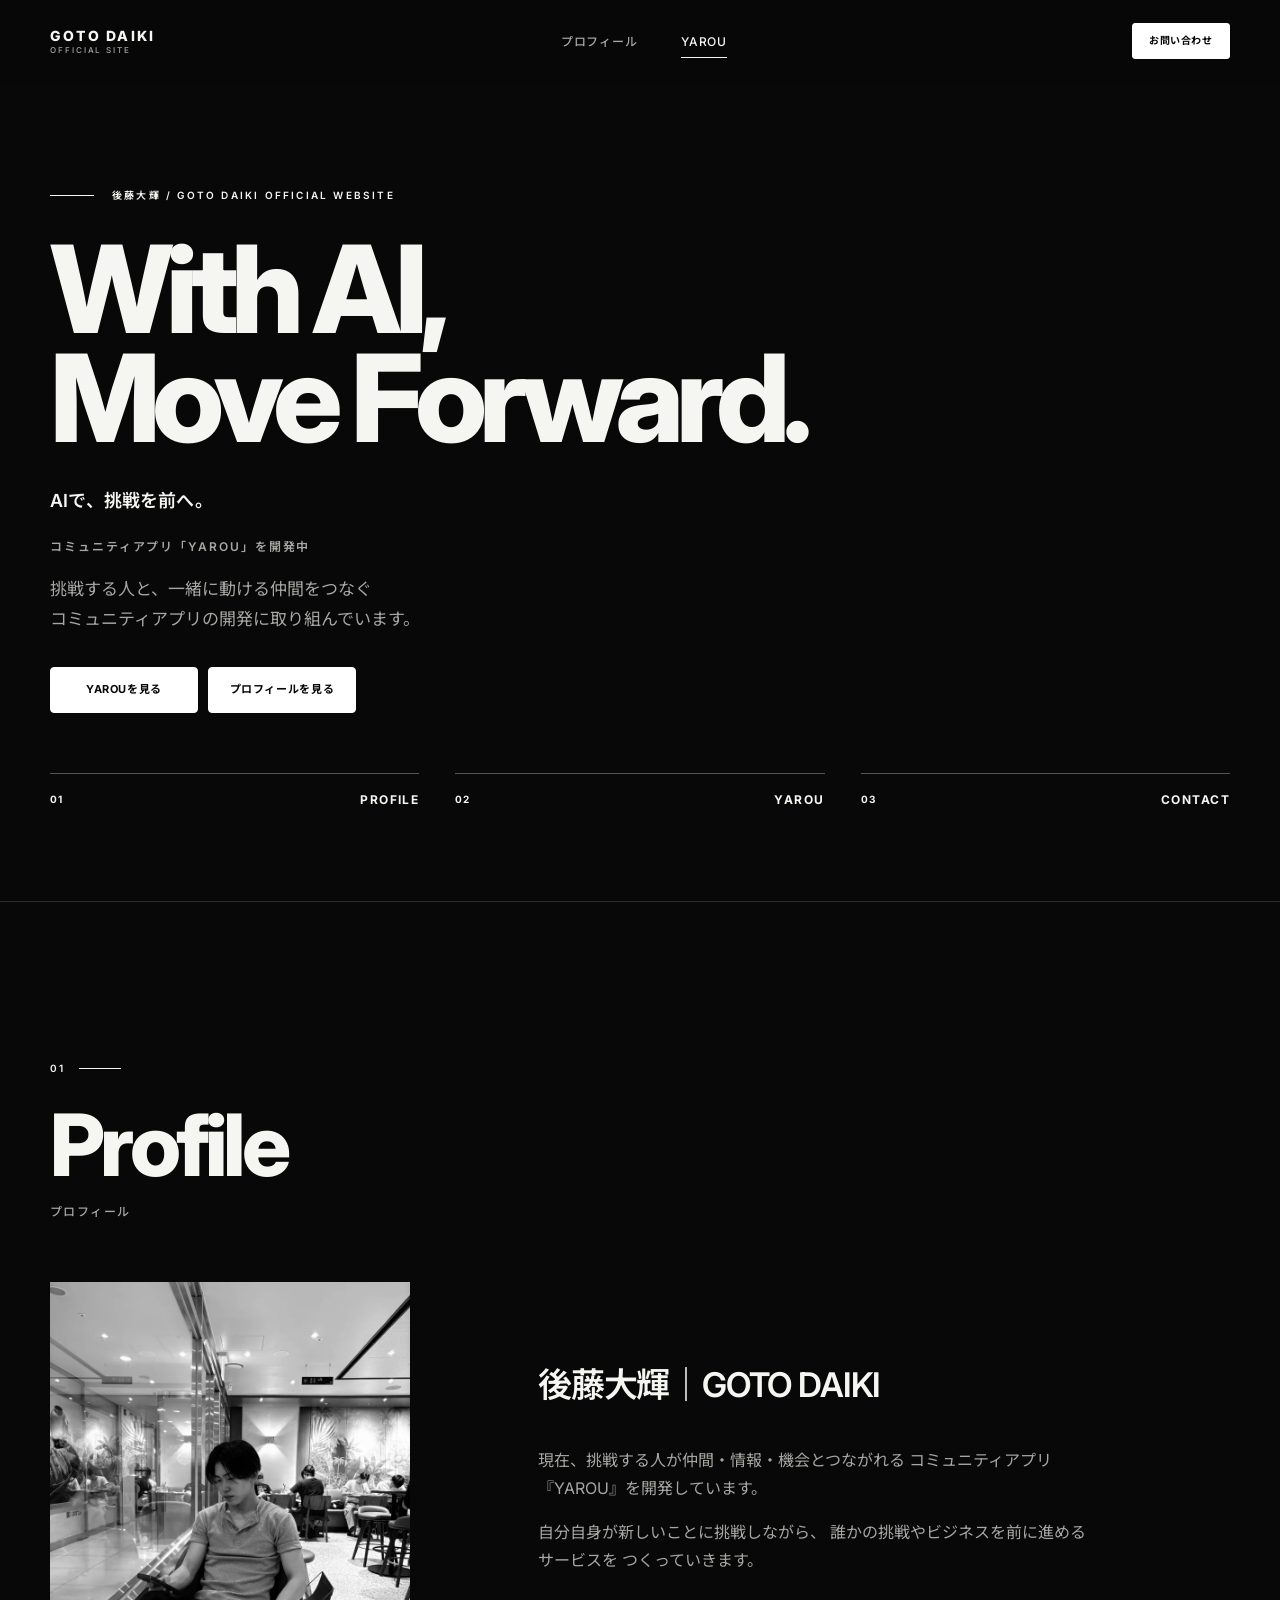
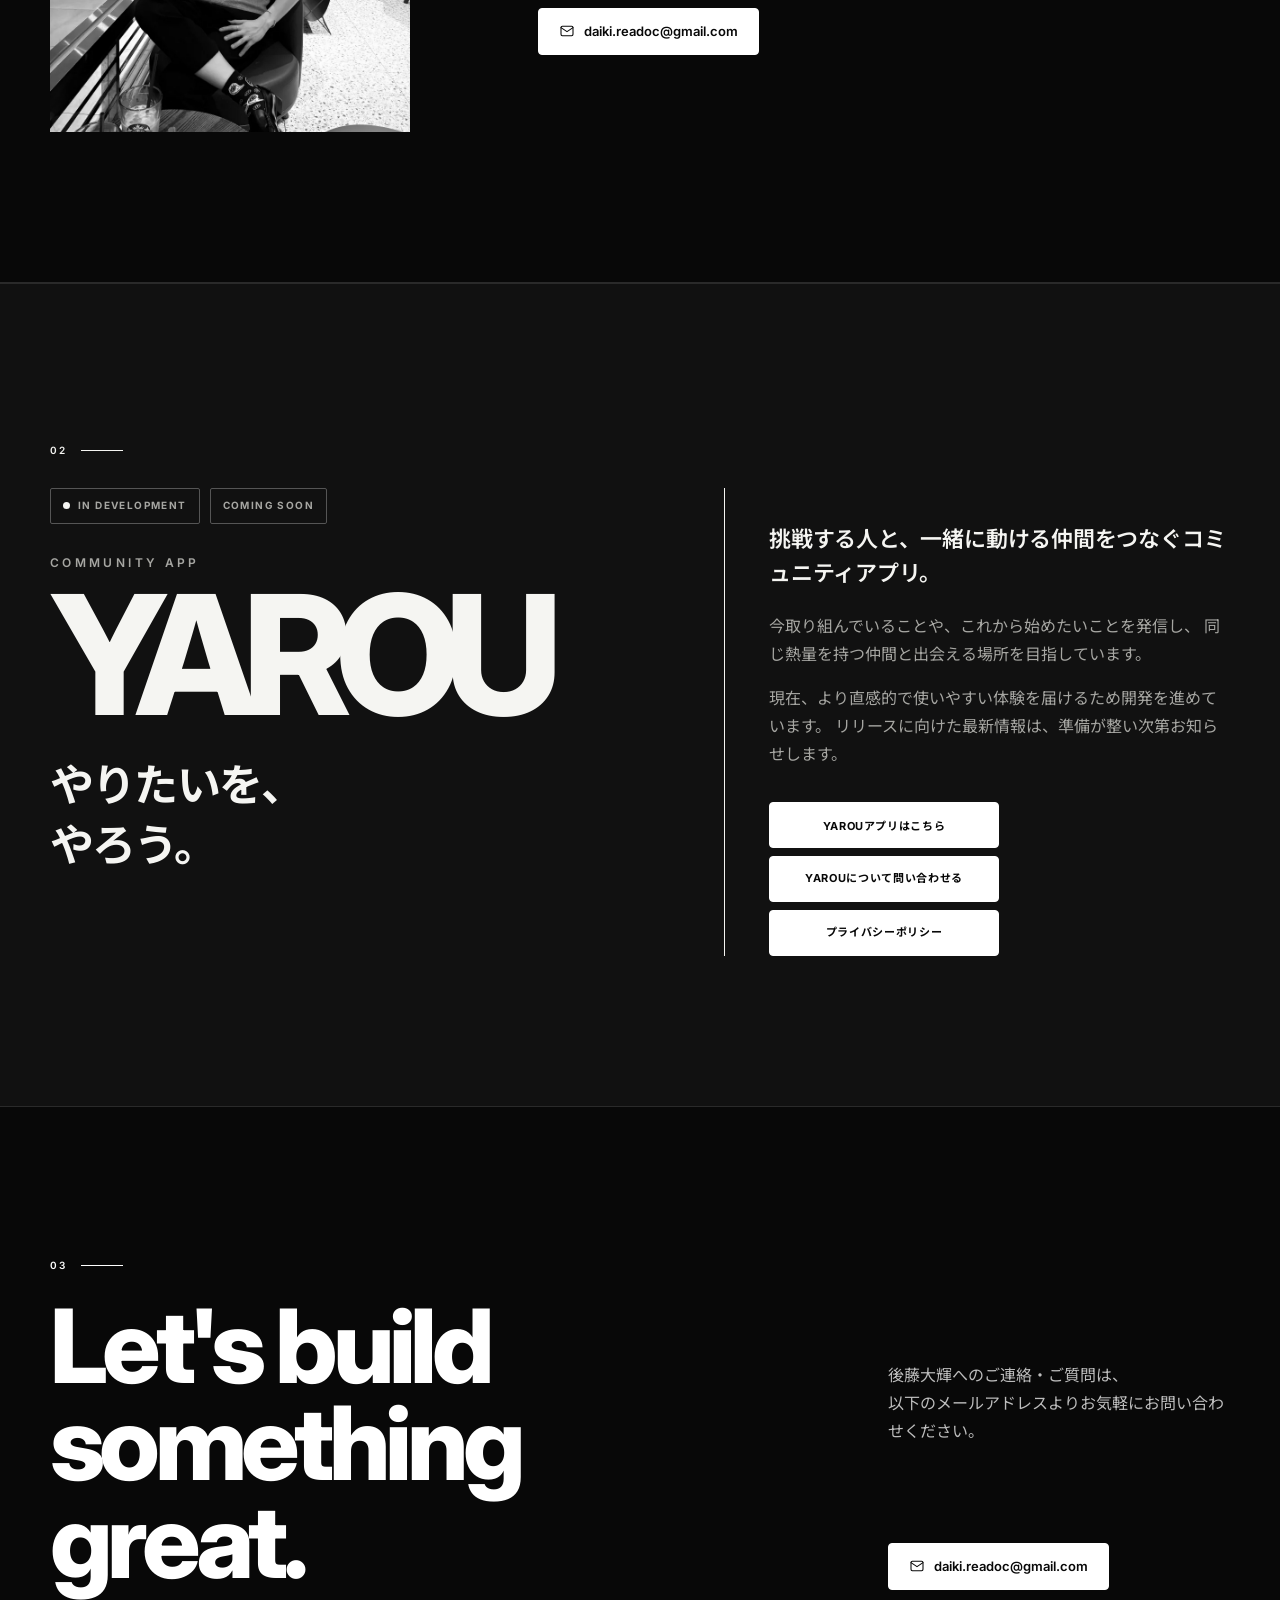
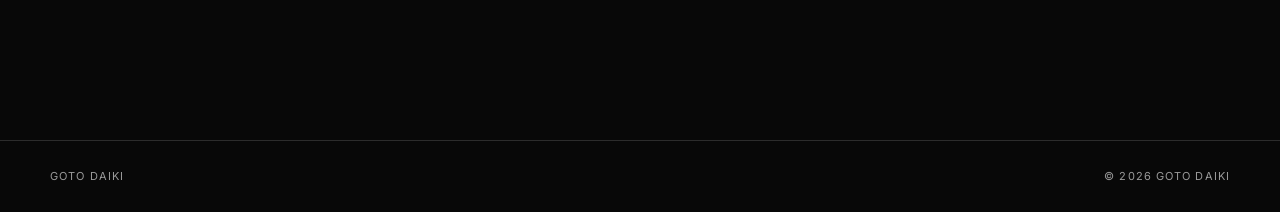
<file: index.html>
<!DOCTYPE html>
<html lang="ja">
<head>
  <!-- Google tag (gtag.js) -->
  <script async src="https://www.googletagmanager.com/gtag/js?id=G-G6S5EXK9KP"></script>
  <script>
    window.dataLayer = window.dataLayer || [];
    function gtag(){dataLayer.push(arguments);}
    gtag('js', new Date());

    gtag('config', 'G-G6S5EXK9KP');
  </script>
  <meta charset="UTF-8" />
  <meta name="viewport" content="width=device-width, initial-scale=1.0" />
  <title>後藤大輝 | GOTO DAIKI 公式サイト</title>
  <meta name="description" content="後藤大輝の公式サイト。コミュニティアプリ「YAROU」の開発など、後藤大輝のプロフィールと現在の活動をご紹介します。" />
  <link rel="canonical" href="https://gotodaiki.com/" />

  <meta property="og:title" content="後藤大輝 | GOTO DAIKI 公式サイト" />
  <meta property="og:description" content="後藤大輝の公式サイト。コミュニティアプリ「YAROU」の開発など、現在の活動をご紹介します。" />
  <meta property="og:url" content="https://gotodaiki.com/" />
  <meta property="og:type" content="website" />
  <meta property="og:site_name" content="後藤大輝 | GOTO DAIKI 公式サイト" />
  <meta property="og:locale" content="ja_JP" />
  <meta property="og:image" content="https://gotodaiki.com/goto-daiki-profile.webp" />
  <meta property="og:image:width" content="800" />
  <meta property="og:image:height" content="1067" />
  <meta property="og:image:alt" content="後藤大輝のプロフィール写真" />

  <meta name="twitter:card" content="summary_large_image" />
  <meta name="twitter:title" content="後藤大輝 | GOTO DAIKI 公式サイト" />
  <meta name="twitter:description" content="後藤大輝の公式サイト。コミュニティアプリ「YAROU」の開発など、現在の活動をご紹介します。" />
  <meta name="twitter:image" content="https://gotodaiki.com/goto-daiki-profile.webp" />
  <meta name="twitter:image:alt" content="後藤大輝のプロフィール写真" />

  <script type="application/ld+json">
  {
    "@context": "https://schema.org",
    "@graph": [
      {
        "@type": "Person",
        "@id": "https://gotodaiki.com/#person",
        "name": "後藤大輝",
        "url": "https://gotodaiki.com/",
        "image": "https://gotodaiki.com/goto-daiki-profile.webp",
        "description": "挑戦する人をつなぐコミュニティアプリ「YAROU」の開発に取り組んでいます。"
      },
      {
        "@type": "WebSite",
        "@id": "https://gotodaiki.com/#website",
        "url": "https://gotodaiki.com/",
        "name": "後藤大輝 | GOTO DAIKI 公式サイト",
        "inLanguage": "ja-JP",
        "about": {
          "@id": "https://gotodaiki.com/#person"
        }
      }
    ]
  }
  </script>
  <link rel="preconnect" href="https://fonts.googleapis.com">
  <link rel="preconnect" href="https://fonts.gstatic.com" crossorigin>
  <link href="https://fonts.googleapis.com/css2?family=Inter:wght@400;500;600;700;800&family=Noto+Sans+JP:wght@300;400;500;600;700;800&display=swap" rel="stylesheet">
  <link rel="stylesheet" href="style.css" />
</head>
<body>
  <div class="grain" aria-hidden="true"></div>

  <header class="site-header" id="siteHeader">
    <div class="container header-inner">
      <a href="#top" class="logo">
        <span class="logo-main">GOTO DAIKI</span>
        <span class="logo-sub">OFFICIAL SITE</span>
      </a>

      <nav class="nav">
        <a href="#profile" data-nav="profile">プロフィール</a>
        <a href="#apps" data-nav="apps">YAROU</a>
      </nav>

      <div class="header-actions">
        <a href="#contact" class="button primary small btn-reveal">お問い合わせ</a>
        <button class="menu-button" aria-label="メニューを開く" aria-expanded="false" aria-controls="mobileNav">
          <span></span><span></span>
        </button>
      </div>
    </div>
  </header>

  <div class="mobile-nav" id="mobileNav">
    <nav>
      <a href="#profile">
        <span class="mobile-nav-index">01</span>
        <span class="mobile-nav-label">PROFILE</span>
      </a>
      <a href="#apps">
        <span class="mobile-nav-index">02</span>
        <span class="mobile-nav-label">YAROU</span>
      </a>
      <a href="#contact" class="mobile-nav-cta">
        <span class="mobile-nav-index">03</span>
        <span class="mobile-nav-label">CONTACT</span>
      </a>
    </nav>
  </div>

  <main>
    <section id="top" class="hero">
      <div class="hero-bg" aria-hidden="true">
        <span class="blob blob-a"></span>
        <span class="blob blob-b"></span>
      </div>

      <div class="container hero-inner">
        <h1 class="reveal">
          <span class="hero-name">後藤大輝 / GOTO DAIKI OFFICIAL WEBSITE</span>
          With AI,<br>
          Move Forward.
        </h1>
        <p class="hero-jp reveal">AIで、挑戦を前へ。</p>
        <p class="hero-tagline reveal">コミュニティアプリ「YAROU」を開発中</p>
        <p class="hero-copy reveal">
          挑戦する人と、一緒に動ける仲間をつなぐ<br class="pc">
          コミュニティアプリの開発に取り組んでいます。
        </p>
        <div class="hero-actions">
          <a href="#apps" class="button primary btn-reveal">YAROUを見る</a>
          <a href="#profile" class="button ghost btn-reveal">プロフィールを見る</a>
        </div>
      </div>

      <div class="hero-pillars container reveal">
        <div class="glass pillars-bar">
          <a href="#profile" class="pillar">
            <span class="pillar-index">01</span>
            <span class="pillar-name">PROFILE</span>
          </a>
          <a href="#apps" class="pillar">
            <span class="pillar-index">02</span>
            <span class="pillar-name">YAROU</span>
          </a>
          <a href="#contact" class="pillar">
            <span class="pillar-index">03</span>
            <span class="pillar-name">CONTACT</span>
          </a>
        </div>
      </div>
    </section>

    <section id="profile" class="section">
      <div class="container">
        <p class="section-number reveal">01</p>
        <h2 class="reveal">Profile</h2>
        <p class="section-heading-jp reveal">プロフィール</p>
        <div class="profile-grid">
          <div class="profile-photo reveal">
            <img
              class="profile-image"
              src="goto-daiki-profile.webp"
              alt="後藤大輝のプロフィール写真"
              width="800"
              height="1067"
              loading="lazy"
              decoding="async"
            />
          </div>
          <div class="profile-content reveal">
            <p class="lead">後藤大輝｜GOTO DAIKI</p>
            <p>
              現在、挑戦する人が仲間・情報・機会とつながれる
              コミュニティアプリ『YAROU』を開発しています。
            </p>
            <p>
              自分自身が新しいことに挑戦しながら、
              誰かの挑戦やビジネスを前に進めるサービスを
              つくっていきます。
            </p>

            <div class="social-links profile-social">
              <a href="mailto:daiki.readoc@gmail.com" class="btn-reveal">
                <span class="social-icon" aria-hidden="true">
                  <svg viewBox="0 0 24 24" fill="none" stroke="currentColor" stroke-width="1.6" stroke-linecap="round" stroke-linejoin="round"><rect x="3" y="5" width="18" height="14" rx="2"/><path d="M3 7l9 6 9-6"/></svg>
                </span>
                <span class="social-label">daiki.readoc@gmail.com</span>
              </a>
            </div>
          </div>
        </div>
      </div>
    </section>

    <section id="apps" class="section section-divide yarou-section">
      <div class="container">
        <p class="section-number reveal">02</p>
        <div class="yarou-grid">
          <div class="yarou-copy reveal">
            <div class="yarou-status-group">
              <div class="yarou-status"><span aria-hidden="true"></span> IN DEVELOPMENT</div>
              <div class="yarou-status">COMING SOON</div>
            </div>
            <p class="eyebrow">COMMUNITY APP</p>
            <h2>YAROU</h2>
            <p class="yarou-tagline">やりたいを、<br>やろう。</p>
          </div>
          <div class="yarou-content reveal">
            <p class="lead">挑戦する人と、一緒に動ける仲間をつなぐコミュニティアプリ。</p>
            <p>
              今取り組んでいることや、これから始めたいことを発信し、
              同じ熱量を持つ仲間と出会える場所を目指しています。
            </p>
            <p>
              現在、より直感的で使いやすい体験を届けるため開発を進めています。
              リリースに向けた最新情報は、準備が整い次第お知らせします。
            </p>
            <div class="yarou-actions">
              <!-- 正式公開時は data-yarou-app-url の値だけを公開URLへ変更してください。 -->
              <button type="button" class="button btn-reveal yarou-button yarou-app-button" data-yarou-app-url="" aria-disabled="true">
                YAROUアプリはこちら
              </button>
              <a href="#contact" class="button btn-reveal yarou-button">YAROUについて問い合わせる</a>
              <a href="/yarou/privacy" class="button btn-reveal yarou-button yarou-privacy-button">プライバシーポリシー</a>
            </div>
          </div>
        </div>
      </div>
    </section>

    <section id="contact" class="section section-divide contact-section">
      <div class="container contact-inner">
        <p class="section-number reveal">03</p>
        <h2 class="reveal">Let's build something great.</h2>
        <p class="reveal">
          後藤大輝へのご連絡・ご質問は、<br class="pc">
          以下のメールアドレスよりお気軽にお問い合わせください。
        </p>
        <div class="social-links contact-social">
          <a href="mailto:daiki.readoc@gmail.com" class="btn-reveal">
            <span class="social-icon" aria-hidden="true">
              <svg viewBox="0 0 24 24" fill="none" stroke="currentColor" stroke-width="1.6" stroke-linecap="round" stroke-linejoin="round"><rect x="3" y="5" width="18" height="14" rx="2"/><path d="M3 7l9 6 9-6"/></svg>
            </span>
            <span class="social-label">daiki.readoc@gmail.com</span>
          </a>
        </div>
      </div>
    </section>
  </main>

  <footer>
    <div class="container footer-inner">
      <span>GOTO DAIKI</span>
      <span>© 2026 GOTO DAIKI</span>
    </div>
  </footer>

  <script src="script.js"></script>
</body>
</html>
</file>
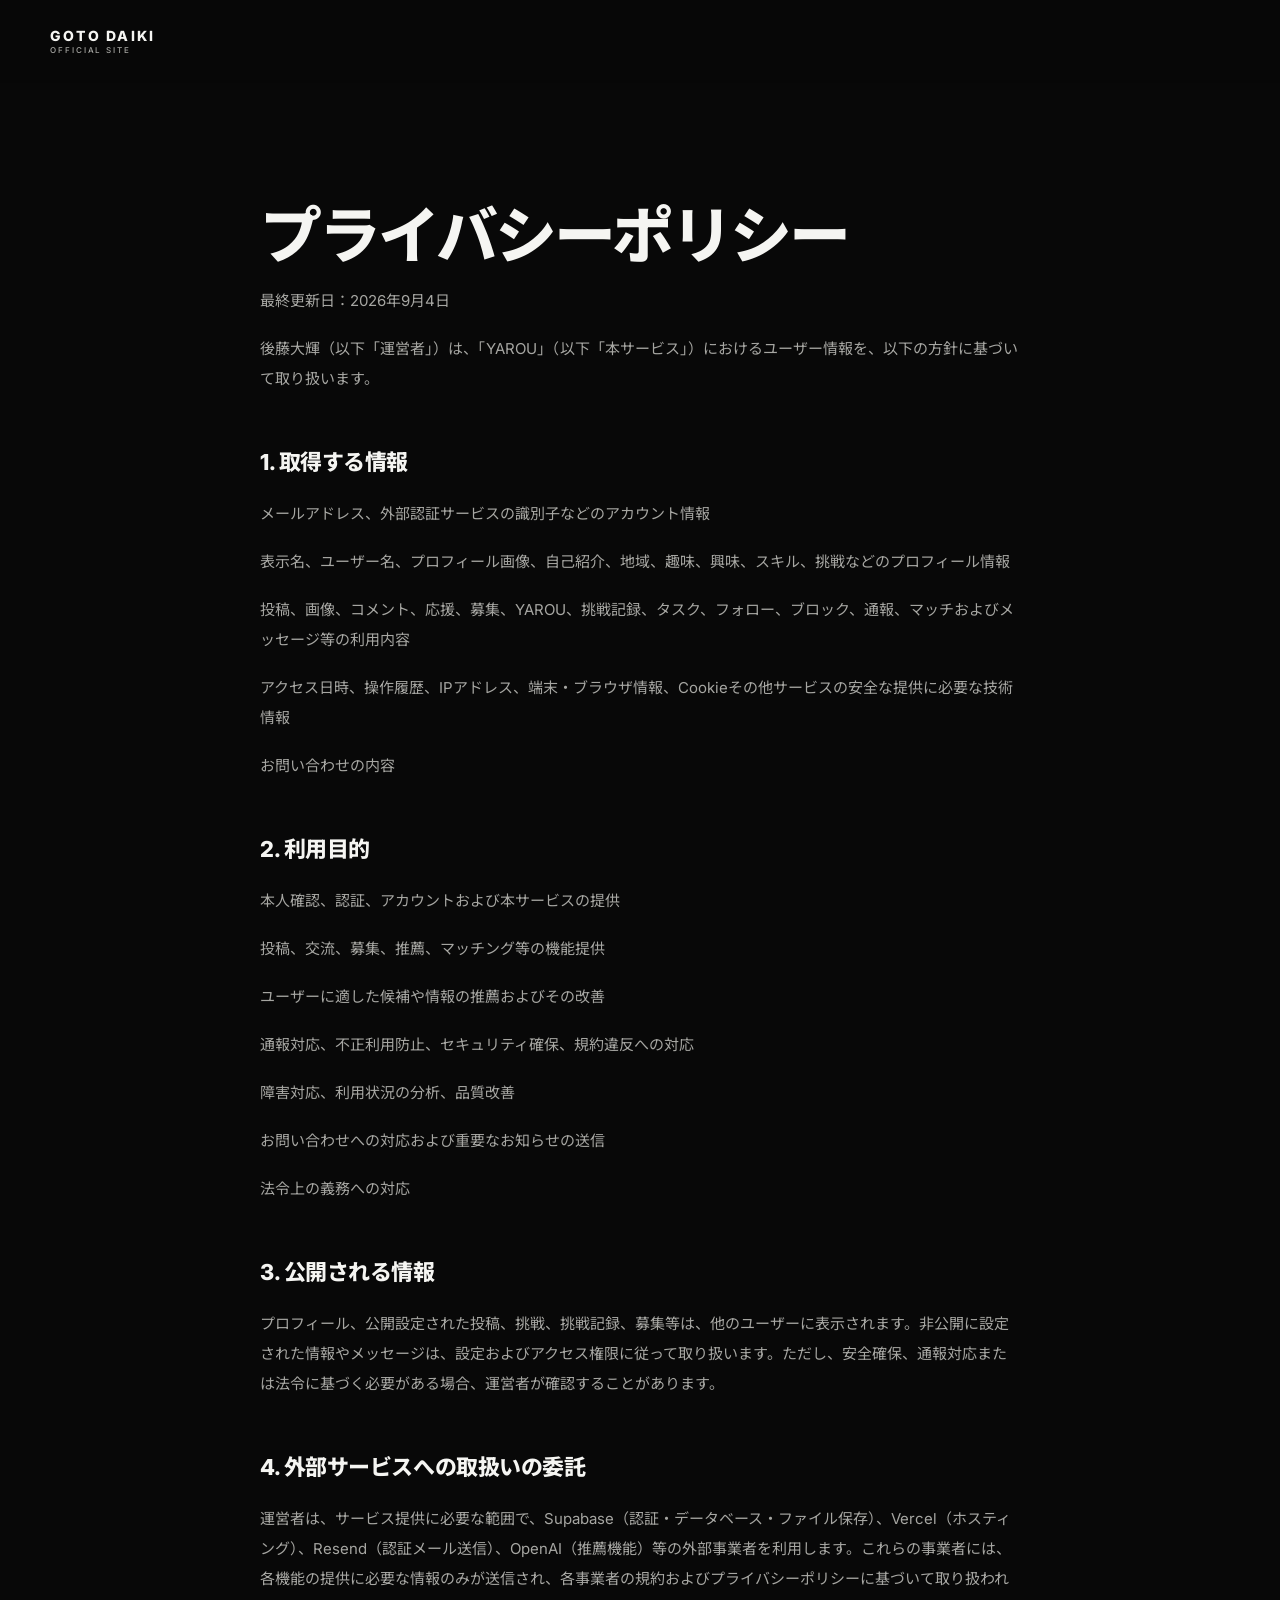
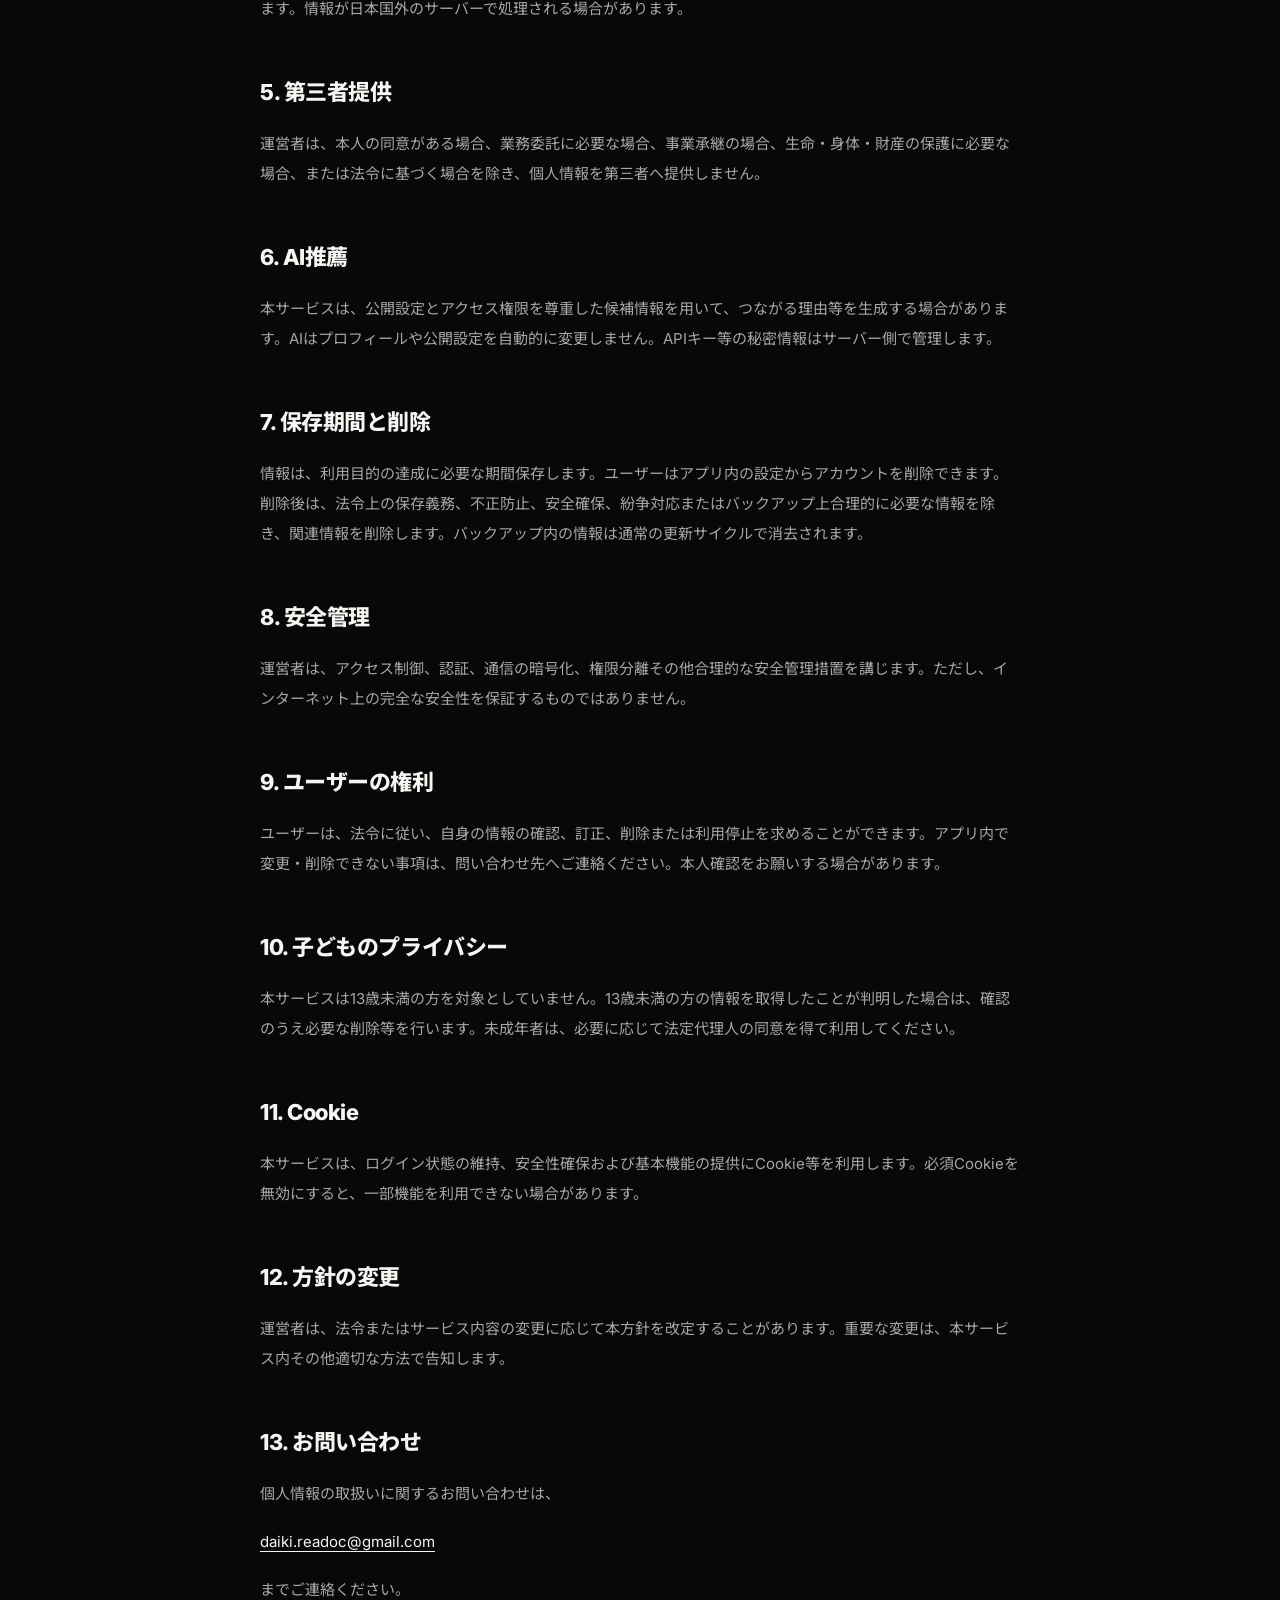
<file: yarou/privacy/index.html>
<!DOCTYPE html>
<html lang="ja">
<head>
  <!-- Google tag (gtag.js) -->
  <script async src="https://www.googletagmanager.com/gtag/js?id=G-G6S5EXK9KP"></script>
  <script>
    window.dataLayer = window.dataLayer || [];
    function gtag(){dataLayer.push(arguments);}
    gtag('js', new Date());

    gtag('config', 'G-G6S5EXK9KP');
  </script>
  <meta charset="UTF-8" />
  <meta name="viewport" content="width=device-width, initial-scale=1.0" />
  <title>プライバシーポリシー | YAROU</title>
  <link rel="canonical" href="https://gotodaiki.com/yarou/privacy" />
  <link rel="preconnect" href="https://fonts.googleapis.com">
  <link rel="preconnect" href="https://fonts.gstatic.com" crossorigin>
  <link href="https://fonts.googleapis.com/css2?family=Inter:wght@400;500;600;700;800&family=Noto+Sans+JP:wght@300;400;500;600;700;800&display=swap" rel="stylesheet">
  <link rel="stylesheet" href="../../style.css" />
</head>
<body class="privacy-page">
  <header class="site-header privacy-header">
    <div class="container header-inner">
      <a href="/" class="logo">
        <span class="logo-main">GOTO DAIKI</span>
        <span class="logo-sub">OFFICIAL SITE</span>
      </a>
    </div>
  </header>

  <main class="privacy-main">
    <article class="privacy-content">
      <h1>プライバシーポリシー</h1>

      <p class="privacy-updated">最終更新日：2026年9月4日</p>

      <p class="privacy-intro">後藤大輝（以下「運営者」）は、「YAROU」（以下「本サービス」）におけるユーザー情報を、以下の方針に基づいて取り扱います。</p>

      <section class="privacy-section">
        <h2>1. 取得する情報</h2>

        <p>メールアドレス、外部認証サービスの識別子などのアカウント情報</p>

        <p>表示名、ユーザー名、プロフィール画像、自己紹介、地域、趣味、興味、スキル、挑戦などのプロフィール情報</p>

        <p>投稿、画像、コメント、応援、募集、YAROU、挑戦記録、タスク、フォロー、ブロック、通報、マッチおよびメッセージ等の利用内容</p>

        <p>アクセス日時、操作履歴、IPアドレス、端末・ブラウザ情報、Cookieその他サービスの安全な提供に必要な技術情報</p>

        <p>お問い合わせの内容</p>
      </section>

      <section class="privacy-section">
        <h2>2. 利用目的</h2>

        <p>本人確認、認証、アカウントおよび本サービスの提供</p>

        <p>投稿、交流、募集、推薦、マッチング等の機能提供</p>

        <p>ユーザーに適した候補や情報の推薦およびその改善</p>

        <p>通報対応、不正利用防止、セキュリティ確保、規約違反への対応</p>

        <p>障害対応、利用状況の分析、品質改善</p>

        <p>お問い合わせへの対応および重要なお知らせの送信</p>

        <p>法令上の義務への対応</p>
      </section>

      <section class="privacy-section">
        <h2>3. 公開される情報</h2>

        <p>プロフィール、公開設定された投稿、挑戦、挑戦記録、募集等は、他のユーザーに表示されます。非公開に設定された情報やメッセージは、設定およびアクセス権限に従って取り扱います。ただし、安全確保、通報対応または法令に基づく必要がある場合、運営者が確認することがあります。</p>
      </section>

      <section class="privacy-section">
        <h2>4. 外部サービスへの取扱いの委託</h2>

        <p>運営者は、サービス提供に必要な範囲で、Supabase（認証・データベース・ファイル保存）、Vercel（ホスティング）、Resend（認証メール送信）、OpenAI（推薦機能）等の外部事業者を利用します。これらの事業者には、各機能の提供に必要な情報のみが送信され、各事業者の規約およびプライバシーポリシーに基づいて取り扱われます。情報が日本国外のサーバーで処理される場合があります。</p>
      </section>

      <section class="privacy-section">
        <h2>5. 第三者提供</h2>

        <p>運営者は、本人の同意がある場合、業務委託に必要な場合、事業承継の場合、生命・身体・財産の保護に必要な場合、または法令に基づく場合を除き、個人情報を第三者へ提供しません。</p>
      </section>

      <section class="privacy-section">
        <h2>6. AI推薦</h2>

        <p>本サービスは、公開設定とアクセス権限を尊重した候補情報を用いて、つながる理由等を生成する場合があります。AIはプロフィールや公開設定を自動的に変更しません。APIキー等の秘密情報はサーバー側で管理します。</p>
      </section>

      <section class="privacy-section">
        <h2>7. 保存期間と削除</h2>

        <p>情報は、利用目的の達成に必要な期間保存します。ユーザーはアプリ内の設定からアカウントを削除できます。削除後は、法令上の保存義務、不正防止、安全確保、紛争対応またはバックアップ上合理的に必要な情報を除き、関連情報を削除します。バックアップ内の情報は通常の更新サイクルで消去されます。</p>
      </section>

      <section class="privacy-section">
        <h2>8. 安全管理</h2>

        <p>運営者は、アクセス制御、認証、通信の暗号化、権限分離その他合理的な安全管理措置を講じます。ただし、インターネット上の完全な安全性を保証するものではありません。</p>
      </section>

      <section class="privacy-section">
        <h2>9. ユーザーの権利</h2>

        <p>ユーザーは、法令に従い、自身の情報の確認、訂正、削除または利用停止を求めることができます。アプリ内で変更・削除できない事項は、問い合わせ先へご連絡ください。本人確認をお願いする場合があります。</p>
      </section>

      <section class="privacy-section">
        <h2>10. 子どものプライバシー</h2>

        <p>本サービスは13歳未満の方を対象としていません。13歳未満の方の情報を取得したことが判明した場合は、確認のうえ必要な削除等を行います。未成年者は、必要に応じて法定代理人の同意を得て利用してください。</p>
      </section>

      <section class="privacy-section">
        <h2>11. Cookie</h2>

        <p>本サービスは、ログイン状態の維持、安全性確保および基本機能の提供にCookie等を利用します。必須Cookieを無効にすると、一部機能を利用できない場合があります。</p>
      </section>

      <section class="privacy-section">
        <h2>12. 方針の変更</h2>

        <p>運営者は、法令またはサービス内容の変更に応じて本方針を改定することがあります。重要な変更は、本サービス内その他適切な方法で告知します。</p>
      </section>

      <section class="privacy-section">
        <h2>13. お問い合わせ</h2>

        <p>個人情報の取扱いに関するお問い合わせは、</p>

        <p><a href="mailto:daiki.readoc@gmail.com">daiki.readoc@gmail.com</a></p>

        <p>までご連絡ください。</p>
      </section>
    </article>
  </main>
</body>
</html>
</file>
<file: style.css>
/* ==========================================================================
   Tokens
   ========================================================================== */
* {
  box-sizing: border-box;
}

:root {
  --white: #ffffff;
  --ink: #1d1d1f;
  --ink-soft: #6e6e73;
  --line: rgba(0, 0, 0, 0.08);
  --line-strong: rgba(0, 0, 0, 0.16);

  --glass-bg: rgba(255, 255, 255, 0.55);
  --glass-border: rgba(255, 255, 255, 0.6);
  --glass-shadow: 0 20px 60px rgba(0, 0, 0, 0.08);

  --ease: cubic-bezier(.16, 1, .3, 1);
  --font: -apple-system, BlinkMacSystemFont, "Inter", "Hiragino Sans",
    "Hiragino Kaku Gothic ProN", "Noto Sans JP", "Yu Gothic", sans-serif;
}

html {
  scroll-behavior: smooth;
}

body {
  margin: 0;
  font-family: var(--font);
  color: var(--ink);
  background: var(--white);
  line-height: 1.85;
  -webkit-font-smoothing: antialiased;
  text-rendering: optimizeLegibility;
  overflow-x: hidden;
}

a {
  color: inherit;
  text-decoration: none;
}

img {
  max-width: 100%;
  display: block;
}

.container {
  width: min(1120px, calc(100% - 48px));
  margin: 0 auto;
  position: relative;
}

/* Subtle film-grain overlay for a premium, tactile finish */
.grain {
  position: fixed;
  inset: 0;
  pointer-events: none;
  z-index: 2;
  opacity: 0.025;
  mix-blend-mode: multiply;
  background-image: url("data:image/svg+xml,%3Csvg xmlns='http://www.w3.org/2000/svg' width='120' height='120'%3E%3Cfilter id='n'%3E%3CfeTurbulence type='fractalNoise' baseFrequency='0.9' numOctaves='2' stitchTiles='stitch'/%3E%3C/filter%3E%3Crect width='100%25' height='100%25' filter='url(%23n)'/%3E%3C/svg%3E");
}

/* ==========================================================================
   Scroll reveal
   ========================================================================== */
.reveal {
  opacity: 0;
  transform: translateY(28px);
  transition: opacity .9s var(--ease), transform .9s var(--ease);
  transition-delay: var(--reveal-delay, 0s);
  will-change: opacity, transform;
}

.reveal.is-visible {
  opacity: 1;
  transform: translateY(0);
}

/* Buttons fade up into view on scroll, independent of hover/active transforms */
.btn-reveal {
  opacity: 0;
  transform: translateY(20px);
  transition: opacity .6s ease-out, transform .6s ease-out;
  transition-delay: var(--reveal-delay, 0s);
  will-change: opacity, transform;
}

.btn-reveal.is-visible {
  opacity: 1;
  transform: translateY(0);
}

@media (prefers-reduced-motion: reduce) {
  html {
    scroll-behavior: auto;
  }
  .reveal,
  .btn-reveal {
    opacity: 1;
    transform: none;
    transition: none;
  }
  .blob {
    animation: none !important;
  }
}

/* ==========================================================================
   Glass utilities
   ========================================================================== */
.glass {
  background: var(--glass-bg);
  border: 1px solid var(--glass-border);
  backdrop-filter: blur(24px) saturate(160%);
  -webkit-backdrop-filter: blur(24px) saturate(160%);
  box-shadow: var(--glass-shadow);
}

/* ==========================================================================
   Header
   ========================================================================== */
.site-header {
  position: fixed;
  inset: 0 0 auto 0;
  z-index: 100;
  background: rgba(255, 255, 255, 0.7);
  backdrop-filter: blur(20px) saturate(180%);
  -webkit-backdrop-filter: blur(20px) saturate(180%);
  border-bottom: 1px solid transparent;
  transition: border-color .4s var(--ease), background .4s var(--ease);
}

.site-header.scrolled {
  border-bottom-color: var(--line);
  background: rgba(255, 255, 255, 0.86);
}

.header-inner {
  height: 78px;
  display: flex;
  align-items: center;
  justify-content: space-between;
  gap: 24px;
}

.logo {
  display: flex;
  flex-direction: column;
  gap: 3px;
  line-height: 1;
}

.logo-main {
  font-size: 15px;
  font-weight: 700;
  letter-spacing: .1em;
  color: var(--ink);
}

.logo-sub {
  font-size: 9px;
  font-weight: 500;
  letter-spacing: .16em;
  color: var(--ink-soft);
}

.nav {
  display: flex;
  gap: 36px;
  font-size: 13px;
  font-weight: 500;
  color: var(--ink-soft);
  margin: 0 auto;
}

.nav a {
  position: relative;
  padding: 6px 0;
  transition: color .25s var(--ease);
}

.nav a::after {
  content: "";
  position: absolute;
  left: 0;
  right: 100%;
  bottom: 0;
  height: 1px;
  background: var(--ink);
  transition: right .3s var(--ease);
}

.nav a:hover,
.nav a.active {
  color: var(--ink);
}

.nav a:hover::after,
.nav a.active::after {
  right: 0;
}

.header-actions {
  display: flex;
  align-items: center;
  gap: 18px;
}

.menu-button {
  display: none;
  border: 0;
  background: transparent;
  padding: 8px;
  width: 40px;
  height: 40px;
  cursor: pointer;
}

.menu-button span {
  display: block;
  width: 20px;
  height: 1.5px;
  margin: 5px auto;
  background: var(--ink);
  transition: transform .3s var(--ease), opacity .3s var(--ease);
}

.menu-button[aria-expanded="true"] span:first-child {
  transform: translateY(6.5px) rotate(45deg);
}

.menu-button[aria-expanded="true"] span:last-child {
  transform: translateY(-6.5px) rotate(-45deg);
}

/* Fullscreen mobile nav */
.mobile-nav {
  position: fixed;
  inset: 0;
  z-index: 90;
  display: flex;
  align-items: center;
  justify-content: center;
  background: rgba(255, 255, 255, 0.78);
  backdrop-filter: blur(30px) saturate(180%);
  -webkit-backdrop-filter: blur(30px) saturate(180%);
  opacity: 0;
  visibility: hidden;
  transform: translateY(-8px);
  transition: opacity .4s var(--ease), transform .4s var(--ease), visibility .4s;
}

.mobile-nav.open {
  opacity: 1;
  visibility: visible;
  transform: translateY(0);
}

.mobile-nav nav {
  display: flex;
  flex-direction: column;
  align-items: center;
  gap: 28px;
}

.mobile-nav a {
  font-size: 26px;
  font-weight: 600;
  letter-spacing: -.02em;
}

.mobile-nav-cta {
  margin-top: 12px;
  padding: 14px 30px;
  border-radius: 9999px;
  background: #000000;
  color: #ffffff;
  border: 1px solid #000000;
  box-shadow: 0 6px 18px rgba(0, 0, 0, 0.1);
  font-size: 15px !important;
  font-weight: 600 !important;
  transition: background .25s var(--ease), color .25s var(--ease),
    transform .25s var(--ease), box-shadow .25s var(--ease);
}

.mobile-nav-cta:hover {
  background: #ffffff;
  color: #000000;
  transform: translateY(-2px);
  box-shadow: 0 10px 24px rgba(0, 0, 0, 0.1);
}

.mobile-nav-cta:active {
  transform: scale(0.98);
  transition-duration: .12s;
}

/* ==========================================================================
   Buttons
   ========================================================================== */
.button {
  display: inline-flex;
  min-height: 50px;
  padding: 0 26px;
  align-items: center;
  justify-content: center;
  border-radius: 9999px;
  font-size: 14px;
  font-weight: 600;
  letter-spacing: -.01em;
  font-family: inherit;
  cursor: pointer;
  background: #000000;
  color: #ffffff;
  border: 1px solid #000000;
  box-shadow: 0 6px 18px rgba(0, 0, 0, 0.1);
  transition: background .25s var(--ease), color .25s var(--ease),
    transform .25s var(--ease), box-shadow .25s var(--ease);
  white-space: nowrap;
}

.button:hover {
  background: #ffffff;
  color: #000000;
  border-color: #000000;
  transform: translateY(-2px);
  box-shadow: 0 10px 24px rgba(0, 0, 0, 0.1);
}

.button:active {
  transform: scale(0.98);
  transition-duration: .12s;
}

.button.small {
  min-height: 38px;
  padding: 0 18px;
  font-size: 13px;
}

.button.full {
  width: 100%;
}

/* ==========================================================================
   Hero
   ========================================================================== */
.hero {
  position: relative;
  min-height: 100vh;
  display: flex;
  flex-direction: column;
  align-items: center;
  justify-content: center;
  padding: 140px 0 80px;
  text-align: center;
  overflow: hidden;
}

.hero-bg {
  position: absolute;
  inset: 0;
  z-index: -1;
  overflow: hidden;
}

.blob {
  position: absolute;
  border-radius: 50%;
  filter: blur(90px);
  opacity: .5;
}

.blob-a {
  width: 620px;
  height: 620px;
  top: -220px;
  right: -180px;
  background: radial-gradient(circle, rgba(0, 0, 0, .05), transparent 70%);
  animation: float-a 22s ease-in-out infinite;
}

.blob-b {
  width: 520px;
  height: 520px;
  bottom: -220px;
  left: -160px;
  background: radial-gradient(circle, rgba(0, 0, 0, .035), transparent 70%);
  animation: float-b 26s ease-in-out infinite;
}

@keyframes float-a {
  0%, 100% { transform: translate(0, 0); }
  50% { transform: translate(-40px, 50px); }
}

@keyframes float-b {
  0%, 100% { transform: translate(0, 0); }
  50% { transform: translate(50px, -40px); }
}

.hero-inner {
  max-width: 880px;
}

.eyebrow {
  margin: 0 0 22px;
  font-size: 12px;
  letter-spacing: .28em;
  font-weight: 600;
  color: var(--ink-soft);
  text-transform: uppercase;
}

h1 {
  margin: 0;
  font-size: clamp(46px, 8.5vw, 104px);
  line-height: 1.05;
  letter-spacing: -.045em;
  font-weight: 700;
}

.hero-name {
  display: block;
  margin-bottom: 22px;
  color: var(--ink-soft);
  font-size: 12px;
  font-weight: 600;
  line-height: 1;
  letter-spacing: .18em;
}

.hero-jp {
  margin: 18px 0 0;
  font-size: 17px;
  font-weight: 500;
  letter-spacing: .01em;
  color: var(--ink-soft);
}

.hero-tagline {
  margin: 14px 0 0;
  font-size: 15px;
  font-weight: 300;
  letter-spacing: .12em;
  color: #5c5c5f;
}

.hero-copy {
  margin: 18px auto 0;
  max-width: 560px;
  font-size: 18px;
  font-weight: 400;
  color: var(--ink-soft);
}

.hero-actions {
  display: flex;
  gap: 14px;
  justify-content: center;
  margin-top: 42px;
}

.hero-pillars {
  margin-top: 90px;
}

.pillars-bar {
  display: flex;
  border-radius: 22px;
  padding: 6px;
  gap: 6px;
}

.pillar {
  flex: 1;
  display: flex;
  flex-direction: column;
  align-items: center;
  gap: 8px;
  padding: 22px 14px;
  border-radius: 16px;
  transition: background .3s var(--ease);
}

.pillar:hover {
  background: rgba(255, 255, 255, 0.6);
}

.pillar-index {
  font-size: 11px;
  font-weight: 700;
  letter-spacing: .1em;
  color: var(--ink-soft);
}

.pillar-name {
  font-size: 13px;
  font-weight: 600;
  letter-spacing: .04em;
}

/* ==========================================================================
   Sections
   ========================================================================== */
.section {
  padding: 160px 0;
  position: relative;
}

.section-number {
  margin: 0 0 18px;
  font-size: 12px;
  font-weight: 600;
  letter-spacing: .12em;
  color: var(--ink-soft);
  text-transform: uppercase;
}

h2 {
  margin: 0 0 60px;
  font-size: clamp(36px, 5.5vw, 64px);
  line-height: 1.15;
  letter-spacing: -.04em;
  font-weight: 700;
}

.lead {
  font-size: 21px;
  font-weight: 600;
  line-height: 1.6;
  letter-spacing: -.01em;
}

.section-heading-jp {
  margin: -46px 0 60px;
  font-size: 15px;
  font-weight: 500;
  letter-spacing: .01em;
  color: var(--ink-soft);
}

.title-with-badge {
  margin-bottom: 44px;
}

.title-with-badge h2 {
  margin-bottom: 16px;
}

.title-with-badge .section-heading-jp {
  margin: -2px 0 16px;
}

p {
  color: var(--ink-soft);
}

.lead,
h1, h2, h3,
.pillar-name,
.card h3 {
  color: var(--ink);
}

/* Profile */
.profile-grid {
  display: grid;
  grid-template-columns: .72fr 1.28fr;
  gap: 88px;
  align-items: start;
}

.profile-photo {
  width: 100%;
  max-width: 330px;
  justify-self: center;
}

.profile-image {
  display: block;
  width: 100%;
  height: auto;
  border-radius: 28px;
  object-fit: cover;
  object-position: center 42%;
}

.profile-content p {
  margin-top: 0;
}

.profile-social {
  justify-content: flex-start;
}

.social-links {
  display: flex;
  flex-wrap: wrap;
  gap: 12px;
  margin-top: 34px;
}

.social-links a {
  display: inline-flex;
  align-items: center;
  gap: 9px;
  padding: 11px 20px;
  border-radius: 9999px;
  font-size: 13px;
  font-weight: 600;
  background: #000000;
  color: #ffffff;
  border: 1px solid #000000;
  transition: background .25s var(--ease), color .25s var(--ease),
    transform .25s var(--ease);
}

.social-links a:hover {
  background: #ffffff;
  color: #000000;
  transform: translateY(-2px);
}

.social-links a:active {
  transform: scale(0.98);
  transition-duration: .12s;
}

.social-icon {
  display: inline-flex;
  flex-shrink: 0;
}

.social-icon svg {
  width: 16px;
  height: 16px;
  display: block;
}

.section-divide {
  border-top: 1px solid var(--line);
}

.section-intro {
  max-width: 640px;
  margin: -28px 0 56px;
  font-size: 18px;
}

.cards {
  display: grid;
  grid-template-columns: 1fr 1fr;
  gap: 24px;
}

.card {
  padding: 38px;
  border-radius: 26px;
}

.app-card {
  min-height: 420px;
  display: flex;
  flex-direction: column;
  background: var(--white);
  border: 1px solid var(--line);
  box-shadow: 0 24px 60px rgba(0, 0, 0, 0.06);
  transition: transform .5s var(--ease), border-color .5s var(--ease), box-shadow .5s var(--ease);
}

.app-card:hover {
  transform: translateY(-6px);
  border-color: var(--line-strong);
  box-shadow: 0 30px 70px rgba(0, 0, 0, 0.09);
}

/* Status indicator — intentionally static (no hover/focus feedback) so it
   can never be mistaken for a clickable button. */
.card-title-row {
  display: flex;
  align-items: center;
  gap: 14px;
  margin: 0 0 8px;
}

.card .card-title-row h3 {
  margin: 0;
}

.badge-outline {
  display: inline-flex;
  align-items: center;
  flex-shrink: 0;
  height: 32px;
  padding: 0 16px;
  border-radius: 9999px;
  background: #ffffff;
  color: #000000;
  border: 1px solid #000000;
  font-size: 12px;
  font-weight: 600;
  letter-spacing: .12em;
  cursor: default;
}

.card h3 {
  margin: 30px 0 4px;
  font-size: 36px;
  letter-spacing: -.03em;
  font-weight: 700;
}

.card-subtitle {
  margin: 0 0 26px;
  color: var(--ink);
  font-weight: 600;
}

.feature-list {
  display: flex;
  flex-wrap: wrap;
  gap: 8px;
  margin-top: auto;
  padding-top: 28px;
}

.feature-list span {
  padding: 8px 12px;
  border-radius: 8px;
  background: var(--white);
  border: 1px solid var(--line);
  color: var(--ink);
  font-size: 12px;
  font-weight: 500;
}

/* Single, wide, centered app card */
.cards.cards-single {
  grid-template-columns: 1fr;
  max-width: 900px;
  margin: 0 auto;
}

.card-wide {
  min-height: auto;
  display: block;
  padding: 72px;
}

.card-wide-grid {
  display: grid;
  grid-template-columns: 1.4fr 1fr;
  gap: 64px;
  align-items: center;
}

.card-wide-aside {
  padding-left: 56px;
  border-left: 1px solid var(--line);
}

.card-wide-aside-label {
  margin: 0 0 22px;
  font-size: 11px;
  font-weight: 700;
  letter-spacing: .14em;
  color: var(--ink-soft);
}

.feature-list-vertical {
  flex-direction: column;
  align-items: flex-start;
  gap: 12px;
  margin-top: 0;
  padding-top: 0;
}

.feature-list-vertical span {
  width: 100%;
}

/* Web section */
.web-grid {
  display: grid;
  grid-template-columns: 1.05fr .95fr;
  gap: 72px;
  align-items: start;
}

.price-plans {
  display: grid;
  gap: 24px;
}

.check-list {
  list-style: none;
  padding: 0;
  margin: 34px 0 0;
}

.check-list li {
  padding: 15px 0;
  border-bottom: 1px solid var(--line);
  color: var(--ink-soft);
}

.check-list li::before {
  content: "✓";
  margin-right: 12px;
  color: var(--ink);
  font-weight: 800;
}

.price-card {
  padding: 40px;
  border-radius: 28px;
}

.price-plan-number {
  margin: 0 0 14px;
  color: var(--ink-soft);
  font-size: 10px;
  font-weight: 700;
  letter-spacing: .16em;
}

.price-head {
  display: flex;
  align-items: center;
  justify-content: space-between;
  flex-wrap: wrap;
  gap: 10px 12px;
}

.price-label {
  margin: 0;
  font-size: 11px;
  color: var(--ink-soft);
  font-weight: 700;
  letter-spacing: .16em;
}

.price-badge {
  flex-shrink: 0;
  padding: 8px 16px;
  border-radius: 9999px;
  background: #ffffff;
  border: 1px solid #111111;
  color: #111111;
  font-size: 12px;
  font-weight: 600;
  letter-spacing: .12em;
  cursor: default;
}

.price-rows {
  display: flex;
  flex-direction: column;
  gap: 16px;
  margin: 22px 0 4px;
}

.price-row {
  display: flex;
  align-items: baseline;
  justify-content: space-between;
  gap: 12px;
}

.price-row-single {
  justify-content: flex-end;
}

.price-row-label {
  font-size: 14px;
  font-weight: 600;
  color: var(--ink-soft);
}

.price-row-value {
  font-size: clamp(28px, 4vw, 34px);
  font-weight: 700;
  letter-spacing: -.03em;
  color: var(--ink);
}

.price-row-value small {
  margin-left: 3px;
  font-size: 14px;
  font-weight: 700;
}

.price-support-note {
  margin: 16px 0 22px;
  text-align: center;
  font-size: 12.5px;
  font-weight: 400;
  line-height: 1.6;
  color: #777777;
}

.price-support-note + hr {
  margin-top: 0;
}

.price-description {
  margin: 18px 0 0;
  font-size: 14px;
  line-height: 1.9;
  color: var(--ink-soft);
}

.price-check-list {
  margin-top: 24px;
}

.price-check-list li {
  padding: 11px 0;
  font-size: 13px;
}

.price-recommendation {
  margin: 26px 0 0;
  padding: 16px 18px;
  border: 1px solid var(--line);
  border-radius: 14px;
  color: var(--ink);
  font-size: 13px;
  font-weight: 600;
  line-height: 1.7;
}

.price-recommendation span {
  display: block;
  margin-bottom: 2px;
  color: var(--ink-soft);
  font-size: 10px;
  font-weight: 700;
  letter-spacing: .12em;
}

.price-card hr {
  border: 0;
  border-top: 1px solid var(--line);
  margin: 30px 0;
}

.works {
  margin-top: 110px;
}

.works-head {
  display: flex;
  align-items: center;
  justify-content: space-between;
  margin-bottom: 22px;
}

.works-title-group {
  display: flex;
  flex-direction: column;
  gap: 4px;
}

.works-head h3 {
  margin: 0;
  font-size: 24px;
  font-weight: 700;
}

.works-title-jp {
  margin: 0;
  font-size: 12px;
  font-weight: 500;
  letter-spacing: .02em;
  color: var(--ink-soft);
}

.works-head span {
  color: var(--ink-soft);
  font-size: 11px;
  letter-spacing: .15em;
}

.work-grid {
  display: grid;
  grid-template-columns: repeat(3, 1fr);
  gap: 18px;
}

.work-item {
  aspect-ratio: 4 / 3;
  display: grid;
  place-items: center;
  border-radius: 20px;
  background: var(--white);
  color: var(--ink-soft);
  font-size: 11px;
  font-weight: 700;
  letter-spacing: .12em;
  border: 1px dashed var(--line-strong);
  transition: transform .4s var(--ease);
}

.work-item:hover {
  transform: translateY(-4px);
}

.yarou-grid {
  display: grid;
  grid-template-columns: 1fr 1fr;
  gap: 88px;
  align-items: start;
}

.yarou-copy h2 {
  margin: 12px 0 20px;
  font-size: clamp(72px, 9vw, 132px);
  line-height: .84;
  letter-spacing: -.075em;
}

.yarou-status-group {
  display: flex;
  flex-wrap: wrap;
  gap: 10px;
  margin-bottom: 28px;
}

.yarou-status {
  display: inline-flex;
  align-items: center;
  gap: 8px;
  padding: 8px 12px;
  border: 1px solid var(--line-strong);
  border-radius: 999px;
  color: var(--ink-soft);
  font-size: 10px;
  font-weight: 700;
  letter-spacing: .14em;
}

.yarou-status span {
  width: 7px;
  height: 7px;
  border-radius: 50%;
  background: #4a4a4a;
  box-shadow: 0 0 0 5px rgba(0, 0, 0, .1);
}

.yarou-tagline {
  margin: 0;
  color: var(--ink);
  font-size: clamp(24px, 3vw, 38px);
  font-weight: 700;
  line-height: 1.35;
  letter-spacing: -.04em;
}

.yarou-content .lead {
  margin-top: 0;
}

.yarou-actions {
  display: flex;
  flex-wrap: wrap;
  gap: 12px;
  margin-top: 30px;
}

.yarou-button {
  flex: 1;
  min-width: 0;
}

.yarou-app-button[aria-disabled="true"] {
  cursor: default;
}

/* YAROU privacy policy */
.privacy-page {
  min-height: 100vh;
  background: var(--white);
}

.privacy-header {
  position: relative;
}

.privacy-main {
  padding: 120px 0 140px;
}

.privacy-content {
  width: min(100% - 40px, 760px);
  margin: 0 auto;
}

.privacy-content h1 {
  margin: 0 0 16px;
  font-size: clamp(36px, 6vw, 62px);
  line-height: 1.08;
  letter-spacing: -.05em;
}

.privacy-updated {
  margin: 0 0 54px;
  color: var(--ink-soft);
  font-size: 14px;
}

.privacy-intro {
  margin-bottom: 56px;
}

.privacy-section {
  margin-top: 52px;
}

.privacy-section h2 {
  margin: 0 0 20px;
  font-size: 22px;
  line-height: 1.5;
  letter-spacing: -.02em;
}

.privacy-content p {
  margin: 0 0 18px;
  color: var(--ink-soft);
  font-size: 15px;
  line-height: 2;
}

.privacy-content a {
  color: var(--ink);
  text-decoration: underline;
  text-underline-offset: 4px;
}

/* Contact */
.contact-section {
  text-align: center;
}

.contact-inner {
  max-width: 820px;
}

.contact-inner h2 {
  margin-bottom: 26px;
}

.contact-social {
  justify-content: center;
  margin-top: 40px;
}

/* ==========================================================================
   Sponsor detail modal (PDF viewer)
   ========================================================================== */
.modal-overlay {
  position: fixed;
  inset: 0;
  z-index: 200;
  display: flex;
  align-items: center;
  justify-content: center;
  opacity: 0;
  visibility: hidden;
  transition: opacity .25s var(--ease), visibility .25s;
}

.modal-overlay.open {
  opacity: 1;
  visibility: visible;
}

.modal-backdrop {
  position: absolute;
  inset: 0;
  background: rgba(0, 0, 0, 0.82);
  -webkit-backdrop-filter: blur(6px);
  backdrop-filter: blur(6px);
}

.pdf-modal-panel {
  position: relative;
  display: flex;
  flex-direction: column;
  width: 96vw;
  height: 95vh;
  max-width: 1600px;
  max-height: 95vh;
  background: #ffffff;
  border-radius: 20px;
  overflow: hidden;
  box-shadow: 0 40px 100px rgba(0, 0, 0, 0.35);
  opacity: 0;
  transform: scale(.98) translateY(10px);
  transition: opacity .25s ease-out, transform .25s ease-out;
}

.modal-overlay.open .pdf-modal-panel {
  opacity: 1;
  transform: scale(1) translateY(0);
}

.pdf-modal-header {
  display: flex;
  align-items: flex-start;
  justify-content: space-between;
  flex-wrap: nowrap;
  gap: 16px;
  padding: 28px 32px;
  background: #ffffff;
  border-bottom: 1px solid var(--line);
  flex-shrink: 0;
}

.pdf-modal-title {
  display: flex;
  flex-direction: column;
  gap: 6px;
  min-width: 0;
}

.pdf-modal-title-main {
  font-size: 17px;
  font-weight: 700;
  letter-spacing: .01em;
  color: var(--ink);
  overflow-wrap: break-word;
}

.pdf-modal-title-sub {
  font-size: 11px;
  font-weight: 500;
  letter-spacing: .12em;
  text-transform: uppercase;
  color: var(--ink-soft);
}

.pdf-modal-actions {
  display: flex;
  align-items: center;
  gap: 16px;
  flex-shrink: 0;
}

.pdf-modal-link {
  display: inline-flex;
  align-items: center;
  gap: 4px;
  padding: 8px 12px;
  border-radius: 8px;
  font-size: 13px;
  font-weight: 600;
  color: var(--ink);
  background: transparent;
  white-space: nowrap;
  transition: background .2s var(--ease);
}

.pdf-modal-link:hover {
  background: var(--line);
}

.pdf-modal-body {
  flex: 1;
  min-height: 0;
  background: #f5f5f5;
}

.pdf-frame {
  display: block;
  width: 100%;
  height: 100%;
  border: 0;
  object-fit: contain;
}

.pdf-fallback-inline {
  display: flex;
  flex-direction: column;
  align-items: center;
  justify-content: center;
  gap: 16px;
  width: 100%;
  height: 100%;
  padding: 24px;
  text-align: center;
}

.pdf-fallback-inline p {
  margin: 0;
  font-size: 14px;
  color: var(--ink-soft);
}

.modal-close {
  position: static;
  width: 34px;
  height: 34px;
  border-radius: 50%;
  border: 1px solid #000000;
  background: #000000;
  color: #ffffff;
  font-size: 13px;
  cursor: pointer;
  display: grid;
  place-items: center;
  flex-shrink: 0;
  transition: background .25s var(--ease), color .25s var(--ease), border-color .25s var(--ease), transform .25s var(--ease);
}

.modal-close:hover {
  background: #ffffff;
  color: #000000;
  border-color: #000000;
}

@media (max-width: 640px) {
  .pdf-modal-panel {
    width: 96vw;
    height: 92vh;
    border-radius: 16px;
  }

  .pdf-modal-header {
    align-items: center;
    padding: 16px 16px;
    gap: 10px;
  }

  .pdf-modal-title {
    gap: 4px;
  }

  .pdf-modal-title-main {
    font-size: 14px;
  }

  .pdf-modal-title-sub {
    font-size: 10px;
  }

  .pdf-modal-actions {
    gap: 8px;
  }

  .pdf-modal-link {
    padding: 8px 10px;
    font-size: 12px;
  }

  .modal-close {
    width: 36px;
    height: 36px;
  }
}

@media (max-width: 768px) {
  .pdf-modal-panel {
    width: calc(100vw - 20px);
    height: calc(100vh - 24px);
    height: calc(100dvh - 24px);
    max-width: none;
    max-height: none;
    margin: 12px auto;
    border-radius: 16px;
    overflow: hidden;
  }

  .pdf-modal-header {
    min-height: 96px;
    padding: 18px 16px;
    padding-top: max(18px, env(safe-area-inset-top));
    display: flex;
    align-items: flex-start;
    justify-content: space-between;
    gap: 12px;
    flex-shrink: 0;
  }

  .pdf-modal-title {
    flex: 1;
    min-width: 0;
    gap: 4px;
  }

  .pdf-modal-title-main {
    font-size: 14px;
    overflow-wrap: break-word;
  }

  .pdf-modal-title-sub {
    font-size: 10px;
  }

  .pdf-modal-actions {
    display: flex;
    align-items: center;
    gap: 10px;
    flex-shrink: 0;
  }

  .pdf-modal-link {
    display: inline-flex;
    align-items: center;
    min-height: 44px;
    padding: 8px 4px;
    font-size: 13px;
    font-weight: 600;
    color: #000000;
    background: transparent;
    white-space: nowrap;
  }

  .modal-close {
    width: 44px;
    height: 44px;
    min-width: 44px;
    border-radius: 50%;
    background: #000000;
    color: #ffffff;
    flex-shrink: 0;
  }

  .pdf-modal-body {
    flex: 1;
    min-height: 0;
    overflow: auto;
    padding: 12px;
    padding-bottom: max(12px, env(safe-area-inset-bottom));
    background: #f5f5f5;
  }

  .pdf-frame {
    width: 100%;
    height: 100%;
    border: none;
  }
}

/* Footer */
footer {
  padding: 32px 0;
  background: var(--white);
  color: var(--ink-soft);
  border-top: 1px solid var(--line);
}

.footer-inner {
  display: flex;
  justify-content: space-between;
  font-size: 11px;
  letter-spacing: .1em;
  color: var(--ink-soft);
}

/* ==========================================================================
   Responsive
   ========================================================================== */
@media (max-width: 768px) {
  .yarou-actions {
    flex-direction: column;
    gap: 12px;
  }

  .yarou-button {
    width: 100%;
    text-align: center;
  }
}

@media (max-width: 900px) {
  .nav {
    display: none;
  }

  .menu-button {
    display: block;
  }

  .header-actions .button.primary {
    display: none;
  }

  .profile-grid,
  .web-grid,
  .yarou-grid {
    grid-template-columns: 1fr;
    gap: 48px;
  }

  .cards,
  .work-grid {
    grid-template-columns: 1fr;
  }

  .card-wide-grid {
    grid-template-columns: 1fr;
    gap: 32px;
  }

  .card-wide-aside {
    padding-left: 0;
    padding-top: 32px;
    border-left: none;
    border-top: 1px solid var(--line);
  }

  .pillars-bar {
    flex-direction: column;
  }

  .pc {
    display: none;
  }
}

@media (max-width: 640px) {
  .container {
    width: min(100% - 32px, 1120px);
  }

  .hero {
    padding: 120px 0 60px;
  }

  .hero-pillars {
    margin-top: 60px;
  }

  .hero-actions {
    flex-direction: column;
    width: 100%;
  }

  .hero-actions .button {
    width: 100%;
  }

  .section {
    padding: 100px 0;
  }

  .privacy-main {
    padding: 88px 0 100px;
  }

  .privacy-content {
    width: min(100% - 32px, 760px);
  }

  .privacy-updated {
    margin-bottom: 40px;
  }

  .privacy-intro {
    margin-bottom: 44px;
  }

  .privacy-section {
    margin-top: 42px;
  }

  .privacy-section h2 {
    margin-bottom: 16px;
    font-size: 20px;
  }

  .privacy-content p {
    font-size: 14px;
    line-height: 1.95;
  }

  h2 {
    margin-bottom: 40px;
  }

  .card,
  .price-card {
    padding: 28px;
  }

  .app-card {
    min-height: auto;
  }

  .profile-photo {
    width: 85%;
    max-width: 320px;
    margin: 0 auto;
  }

  .social-links {
    flex-direction: column;
    align-items: stretch;
  }

  .social-links a {
    width: 100%;
    justify-content: center;
    padding: 13px 20px;
  }

  .profile-social {
    flex-direction: row;
    align-items: flex-start;
  }

  .profile-social a {
    width: auto;
    justify-content: flex-start;
  }

  .footer-inner {
    flex-direction: column;
    gap: 8px;
    text-align: center;
  }

  .mobile-nav a {
    font-size: 22px;
  }
}

@media (max-width: 768px) {
  .profile-social {
    display: flex;
    flex-direction: row;
    justify-content: center;
    align-items: center;
    width: 100%;
    margin: 32px auto 0;
  }

  .profile-social a {
    display: inline-flex;
    align-items: center;
    justify-content: center;
    width: 85%;
    max-width: 320px;
  }
}

@media (max-width: 768px) {
  .profile-content .lead {
    text-align: center;
    margin: 0 auto 30px;
  }
}

/* ==========================================================================
   Touch devices only — tap feedback (does not affect PC hover/pointer:fine)
   ========================================================================== */
@media (hover: none) and (pointer: coarse) {
  .button:hover {
    background: #000000;
    color: #ffffff;
    border-color: #000000;
    transform: none;
    box-shadow: 0 6px 18px rgba(0, 0, 0, 0.1);
  }

  .mobile-nav-cta:hover {
    background: #000000;
    color: #ffffff;
    transform: none;
    box-shadow: 0 6px 18px rgba(0, 0, 0, 0.1);
  }

  .social-links a:hover {
    background: #000000;
    color: #ffffff;
    transform: none;
  }

  .button:active,
  .mobile-nav-cta:active,
  .social-links a:active {
    transform: scale(0.97);
    opacity: 0.85;
    transition: transform 0.12s ease, opacity 0.12s ease;
  }
}

/* ==========================================================================
   Editorial monochrome refinement
   ========================================================================== */
:root {
  --white: #080808;
  --ink: #f5f5f2;
  --ink-soft: #a6a6a2;
  --line: #2a2a2a;
  --line-strong: #555555;
  --glass-bg: #080808;
  --glass-border: #303030;
  --glass-shadow: none;
}

body {
  line-height: 1.75;
}

.container {
  width: min(1180px, calc(100% - 64px));
}

.grain,
.hero-bg {
  display: none;
}

.glass {
  background: #080808;
  border-color: var(--line);
  backdrop-filter: none;
  -webkit-backdrop-filter: none;
  box-shadow: none;
}

.site-header,
.site-header.scrolled {
  background: rgba(8, 8, 8, .96);
  backdrop-filter: none;
  -webkit-backdrop-filter: none;
}

.header-inner {
  height: 82px;
}

.logo-main {
  font-size: 14px;
  font-weight: 800;
  letter-spacing: .16em;
}

.logo-sub {
  font-size: 8px;
  letter-spacing: .24em;
}

.nav {
  gap: 44px;
  font-size: 12px;
  letter-spacing: .06em;
}

.button,
.mobile-nav-cta {
  min-height: 46px;
  padding: 0 20px;
  border-radius: 4px;
  box-shadow: none;
  font-size: 11px;
  font-weight: 700;
  letter-spacing: .06em;
  background: #ffffff;
  color: #080808;
  border-color: #ffffff;
}

.button:hover,
.mobile-nav-cta:hover {
  background: #080808;
  color: #ffffff;
  border-color: #ffffff;
  box-shadow: none;
}

.button.small {
  min-height: 36px;
  border-radius: 3px;
  padding: 0 16px;
  font-size: 10px;
}

.hero {
  min-height: 92vh;
  justify-content: flex-start;
  padding: 190px 0 76px;
  text-align: left;
  border-bottom: 1px solid var(--line);
}

.hero-inner {
  width: min(1180px, calc(100% - 64px));
  max-width: none;
}

h1 {
  max-width: 980px;
  font-size: clamp(64px, 9.5vw, 132px);
  line-height: .9;
  letter-spacing: -.065em;
  font-weight: 800;
}

.hero-name {
  display: flex;
  align-items: center;
  gap: 18px;
  margin-bottom: 34px;
  color: var(--ink);
  font-size: 10px;
  letter-spacing: .22em;
}

.hero-name::before {
  content: "";
  width: 44px;
  height: 1px;
  background: var(--ink);
}

.hero-jp {
  margin-top: 32px;
  color: var(--ink);
  font-size: 18px;
  font-weight: 600;
}

.hero-tagline {
  margin-top: 20px;
  color: var(--ink-soft);
  font-size: 12px;
  font-weight: 600;
  letter-spacing: .16em;
}

.hero-copy {
  max-width: 620px;
  margin: 18px 0 0;
  font-size: 17px;
}

.hero-actions {
  justify-content: flex-start;
  margin-top: 32px;
  gap: 10px;
}

.hero-actions .button {
  flex: 0 0 148px;
  width: 148px;
  padding: 0 16px;
}

.hero-pillars {
  width: min(1180px, calc(100% - 64px));
  margin-top: auto;
  padding-top: 60px;
}

.pillars-bar {
  display: grid;
  grid-template-columns: repeat(3, minmax(0, 1fr));
  padding: 0;
  gap: 36px;
  background: transparent;
  border: 0;
  border-radius: 0;
}

.pillar {
  display: grid;
  grid-template-columns: 48px minmax(0, 1fr);
  align-items: center;
  gap: 16px;
  padding: 15px 0;
  border-radius: 0;
  border-top: 1px solid var(--line-strong);
  border-right: 0;
  color: var(--ink);
}

.pillar + .pillar {
  padding-left: 0;
}

.pillar:hover {
  background: transparent;
  color: var(--ink-soft);
}

.pillar-name {
  text-align: right;
  font-size: 12px;
  font-weight: 700;
  letter-spacing: .12em;
  transition: transform .3s var(--ease), color .3s var(--ease);
}

.pillar:hover .pillar-name {
  transform: translateX(4px);
}

.pillar-index {
  color: var(--ink);
  font-size: 10px;
}

.pillar-name {
  font-size: 12px;
  font-weight: 700;
  letter-spacing: .12em;
}

.section {
  padding: 150px 0;
  border-bottom: 1px solid var(--line);
}

.section-number {
  display: inline-flex;
  align-items: center;
  gap: 14px;
  margin-bottom: 28px;
  color: var(--ink);
  font-size: 10px;
  letter-spacing: .2em;
}

.section-number::after {
  content: "";
  width: 42px;
  height: 1px;
  background: var(--ink);
}

h2 {
  font-size: clamp(48px, 7vw, 86px);
  line-height: .95;
  letter-spacing: -.055em;
  font-weight: 800;
}

.section-heading-jp {
  font-size: 12px;
  letter-spacing: .12em;
}

.profile-grid {
  grid-template-columns: minmax(260px, 360px) minmax(0, 1fr);
  gap: clamp(64px, 10vw, 140px);
  align-items: center;
}

.profile-photo {
  max-width: 360px;
  justify-self: start;
}

.profile-image {
  aspect-ratio: 4 / 5;
  border-radius: 0;
  object-fit: cover;
  object-position: center 42%;
  filter: grayscale(100%);
}

.profile-content {
  max-width: 650px;
}

.profile-content .lead {
  margin-bottom: 34px;
  font-size: clamp(24px, 3vw, 34px);
  letter-spacing: -.035em;
}

.profile-content p:not(.lead) {
  max-width: 560px;
  font-size: 16px;
}

.social-links a {
  border-radius: 4px;
  box-shadow: none;
  background: #ffffff;
  color: #080808;
  border-color: #ffffff;
}

.yarou-section {
  background: #111111;
}

.yarou-grid {
  grid-template-columns: minmax(0, 1.05fr) minmax(0, .95fr);
  gap: clamp(64px, 9vw, 128px);
}

.yarou-copy h2 {
  margin-top: 22px;
  font-size: clamp(90px, 13vw, 178px);
  line-height: .72;
  letter-spacing: -.09em;
}

.yarou-status {
  border-radius: 2px;
  background: transparent;
  border-color: var(--line-strong);
}

.yarou-status span {
  box-shadow: none;
  background: var(--ink);
}

.yarou-tagline {
  margin-top: 42px;
  font-size: clamp(30px, 3.5vw, 44px);
}

.yarou-content {
  padding: 34px 0 0 44px;
  border-left: 1px solid var(--ink);
}

.yarou-content .lead {
  font-size: 22px;
  line-height: 1.55;
}

.yarou-actions {
  display: grid;
  grid-template-columns: 1fr;
  justify-items: start;
  gap: 8px;
  margin-top: 34px;
}

.yarou-button {
  width: auto;
  min-width: 230px;
  min-height: 46px;
}

.contact-section {
  background: #080808;
  color: #ffffff;
  text-align: left;
  border: 0;
}

.contact-section .section-number,
.contact-section h2,
.contact-section p {
  color: #ffffff;
}

.contact-section .section-number::after {
  background: #ffffff;
}

.contact-inner {
  max-width: 1180px;
  display: grid;
  grid-template-columns: minmax(0, 1.35fr) minmax(280px, .65fr);
  grid-template-areas:
    "number number"
    "title copy"
    "title action";
  column-gap: clamp(64px, 10vw, 150px);
  row-gap: 24px;
  align-items: end;
}

.contact-inner .section-number {
  grid-area: number;
}

.contact-section h2 {
  grid-area: title;
  max-width: 920px;
  margin-bottom: 0;
  font-size: clamp(54px, 8vw, 110px);
}

.contact-section p {
  grid-area: copy;
  margin: 0;
  max-width: 560px;
  color: #bdbdbd;
}

.contact-social {
  grid-area: action;
  justify-content: flex-start;
  margin-top: 12px;
}

.contact-social a {
  background: #ffffff;
  color: #080808;
  border-color: #ffffff;
}

.contact-social a:hover {
  background: #080808;
  color: #ffffff;
  border-color: #ffffff;
}

.mobile-nav {
  background: rgba(8, 8, 8, .97);
}

.mobile-nav nav {
  width: min(720px, calc(100% - 48px));
  align-items: stretch;
  gap: 0;
}

.mobile-nav a {
  display: grid;
  grid-template-columns: 72px minmax(0, 1fr);
  align-items: center;
  min-height: 104px;
  padding: 18px 0;
  border-bottom: 1px solid var(--line-strong);
  color: #ffffff;
  opacity: 0;
  transform: translateY(18px);
  transition: opacity .45s var(--ease), transform .45s var(--ease), color .25s var(--ease);
}

.mobile-nav a:first-child {
  border-top: 1px solid var(--line-strong);
}

.mobile-nav.open a {
  opacity: 1;
  transform: translateY(0);
}

.mobile-nav.open a:nth-child(2) {
  transition-delay: .06s;
}

.mobile-nav.open a:nth-child(3) {
  transition-delay: .12s;
}

.mobile-nav-index {
  color: var(--ink-soft);
  font-size: 11px;
  font-weight: 700;
  letter-spacing: .16em;
}

.mobile-nav-label {
  font-size: clamp(38px, 8vw, 68px);
  font-weight: 800;
  line-height: 1;
  letter-spacing: -.055em;
}

.mobile-nav-cta {
  margin-top: 0;
  background: transparent;
  color: #ffffff;
  border: 0;
  border-bottom: 1px solid var(--line-strong);
  border-radius: 0;
  box-shadow: none;
}

.mobile-nav a:hover,
.mobile-nav-cta:hover {
  background: transparent;
  color: var(--ink-soft);
  transform: translateX(8px);
}

footer {
  padding: 26px 0;
  background: #080808;
  color: #9a9a9a;
  border-top: 1px solid #2c2c2c;
}

@media (hover: none) and (pointer: coarse) {
  .button:hover,
  .mobile-nav-cta:hover,
  .social-links a:hover {
    background: #ffffff;
    color: #080808;
    border-color: #ffffff;
  }
}

.footer-inner {
  color: #9a9a9a;
}

@media (max-width: 900px) {
  .hero-inner,
  .hero-pillars {
    width: min(100% - 48px, 1180px);
  }

  .profile-grid,
  .yarou-grid {
    grid-template-columns: minmax(0, 1fr);
    gap: 64px;
  }

  .yarou-content {
    padding: 40px 0 0;
    border-left: 0;
    border-top: 1px solid var(--ink);
  }

  .contact-inner {
    grid-template-columns: 1fr;
    grid-template-areas:
      "number"
      "title"
      "copy"
      "action";
    row-gap: 28px;
  }

  .contact-section h2 {
    margin-bottom: 8px;
  }

  .contact-social {
    margin-top: 8px;
  }
}

@media (max-width: 640px) {
  .container,
  .hero-inner,
  .hero-pillars {
    width: min(100% - 32px, 1180px);
  }

  .header-inner {
    height: 72px;
  }

  .hero {
    min-height: auto;
    padding: 124px 0 0;
  }

  .hero-inner {
    text-align: center;
  }

  h1 {
    margin-left: auto;
    margin-right: auto;
    font-size: clamp(42px, 11.6vw, 58px);
    line-height: .94;
    text-align: center;
  }

  .hero-name {
    align-items: center;
    justify-content: center;
    font-size: 8px;
    line-height: 1.5;
    letter-spacing: .16em;
  }

  .hero-name::before {
    width: 28px;
    margin-top: 0;
  }

  .hero-jp {
    width: fit-content;
    margin-left: auto;
    margin-right: auto;
    margin-top: 28px;
    font-size: 16px;
    text-align: center;
  }

  .hero-tagline {
    width: min(100%, 320px);
    margin-left: auto;
    margin-right: auto;
    line-height: 1.8;
    text-align: center;
  }

  .hero-copy {
    width: min(100%, 320px);
    margin-left: auto;
    margin-right: auto;
    font-size: 16px;
    text-align: center;
  }

  .hero-actions {
    flex-direction: row;
    flex-wrap: nowrap;
    justify-content: center;
    width: 100%;
    margin-top: 28px;
    gap: 8px;
  }

  .hero-actions .button {
    flex-basis: 148px;
    width: 148px;
  }

  .hero-pillars {
    margin-top: 52px;
    padding-top: 0;
  }

  .pillars-bar {
    display: block;
    border: 0;
  }

  .pillar,
  .pillar + .pillar {
    position: relative;
    display: flex;
    flex-direction: row;
    align-items: center;
    justify-content: space-between;
    width: 100%;
    min-height: 52px;
    padding: 13px 0;
    border-top: 1px solid var(--line);
    border-right: 0;
    border-bottom: 0;
  }

  .pillar:last-child {
    border-bottom: 1px solid var(--line);
  }

  .pillar-name {
    position: absolute;
    top: 14px;
    left: 58%;
    display: block;
    color: #f5f5f2;
    opacity: 1;
    visibility: visible;
    text-align: left;
    transform: none;
  }

  .pillar:hover .pillar-name {
    transform: translateX(4px);
  }

  .section {
    padding: 104px 0;
  }

  h2 {
    font-size: clamp(46px, 14vw, 66px);
  }

  .profile-grid {
    gap: 52px;
  }

  #profile > .container > .section-number,
  .contact-inner .section-number {
    display: flex;
    width: fit-content;
    margin-left: auto;
    margin-right: auto;
    justify-content: center;
  }

  #profile > .container > h2,
  #profile > .container > .section-heading-jp {
    width: 100%;
    text-align: center;
  }

  #profile > .container > .section-heading-jp {
    margin-left: auto;
    margin-right: auto;
  }

  .profile-photo {
    width: 100%;
    max-width: none;
  }

  .profile-content {
    width: 100%;
    text-align: center;
  }

  .profile-content .lead {
    width: min(100%, 320px);
    margin-left: auto;
    margin-right: auto;
    text-align: center;
    margin-bottom: 28px;
  }

  .profile-content p:not(.lead) {
    width: min(100%, 320px);
    margin-left: auto;
    margin-right: auto;
    line-height: 1.9;
    text-align: center;
  }

  .profile-social,
  .profile-social a {
    width: auto;
    max-width: 100%;
  }

  .profile-social {
    width: 100%;
    justify-content: center;
  }

  .profile-social a {
    width: fit-content !important;
    min-height: 42px;
    padding: 9px 16px;
    font-size: 12px;
  }

  .yarou-copy h2 {
    font-size: clamp(70px, 20vw, 86px);
  }

  .yarou-grid {
    gap: 44px;
  }

  .yarou-copy {
    text-align: center;
  }

  .yarou-status-group {
    justify-content: center;
  }

  .yarou-content {
    padding-top: 30px;
    text-align: center;
  }

  .yarou-content .lead {
    font-size: 20px;
  }

  .yarou-content .lead,
  .yarou-content > p:not(.lead) {
    width: min(100%, 320px);
    margin-left: auto;
    margin-right: auto;
  }

  .yarou-actions {
    justify-items: center;
    gap: 7px;
    margin-top: 28px;
  }

  .yarou-button {
    width: clamp(180px, 54%, 210px);
    min-width: 0;
    min-height: 42px;
    padding: 0 12px;
    font-size: 10px;
  }

  .contact-section h2 {
    width: 100%;
    max-width: 330px;
    margin-left: auto;
    margin-right: auto;
    font-size: clamp(42px, 12vw, 58px);
    text-align: center;
  }

  .contact-section p {
    width: 100%;
    max-width: 300px;
    margin-left: auto;
    margin-right: auto;
    text-align: center;
  }

  .contact-social,
  .contact-social a {
    width: auto;
    max-width: 100%;
  }

  .contact-social {
    width: fit-content !important;
    margin-left: auto;
    margin-right: auto;
    justify-self: center;
    justify-content: center;
  }

  .contact-inner {
    justify-items: center;
  }

  .contact-social a {
    width: fit-content !important;
    margin-left: auto;
    margin-right: auto;
    min-height: 42px;
    padding: 9px 16px;
    font-size: 12px;
  }

  .mobile-nav nav {
    width: calc(100% - 32px);
  }

  .mobile-nav a,
  .mobile-nav-cta {
    grid-template-columns: 48px minmax(0, 1fr);
    min-height: 88px;
    padding: 14px 0;
    font-size: inherit !important;
  }

  .mobile-nav-label {
    font-size: clamp(38px, 13vw, 56px);
  }
}

@media (hover: none) and (pointer: coarse) {
  .mobile-nav .mobile-nav-cta:hover {
    background: transparent;
    color: #ffffff;
    border-color: var(--line-strong);
    transform: translateY(0);
  }
}
</file>
